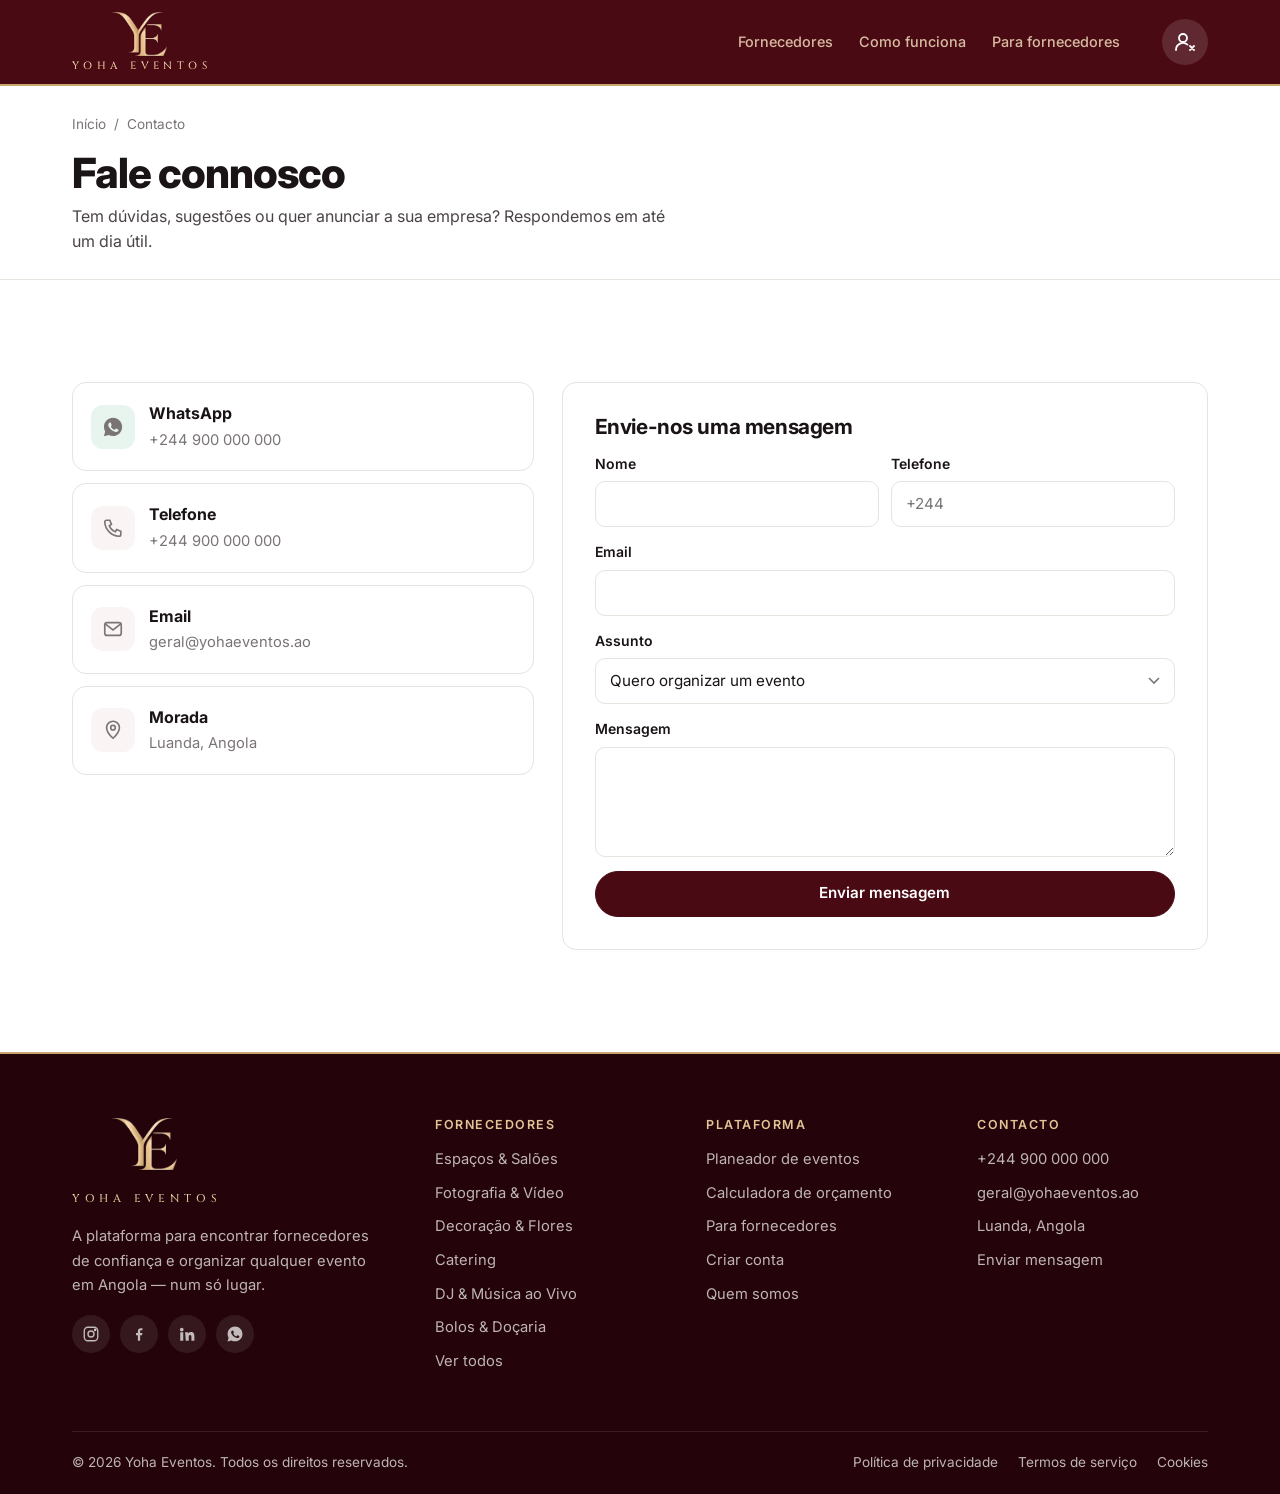
<file: frontend/contacto.html>
<!DOCTYPE html>
<html lang="pt">
<head>
  <meta charset="UTF-8">
  <meta name="viewport" content="width=device-width, initial-scale=1">
  <title>Contacto — Yoha Eventos</title>
  <meta name="description" content="Fale com a equipa Yoha Eventos.">
  <meta name="theme-color" content="#4A0A14">
  <link rel="icon" href="assets/img/favicon.png">
  <link rel="preconnect" href="https://fonts.googleapis.com">
  <link rel="preconnect" href="https://fonts.gstatic.com" crossorigin>
  <link href="https://fonts.googleapis.com/css2?family=Cinzel:wght@500;600&family=Inter:wght@400;500;600;700;800&display=swap" rel="stylesheet">
  <link rel="stylesheet" href="css/styles.css">
  <style>
    .contacto { display: grid; grid-template-columns: minmax(0, 1fr) minmax(0, 1.4fr); gap: 28px; align-items: start; }
    .contacto__info { display: grid; gap: 12px; }
    .contacto__item { display: flex; gap: 14px; align-items: center; padding: 18px; border: 1px solid var(--linha); border-radius: var(--raio); background: #fff; }
    a.contacto__item:hover { border-color: var(--bordo-800); }
    .contacto__item strong { display: block; }
    .contacto__item span { color: var(--cinza); font-size: 0.92rem; }
    .ic { width: 44px; height: 44px; border-radius: 12px; display: grid; place-items: center; background: var(--bordo-50); color: var(--bordo-700); flex-shrink: 0; }
    .ic svg { width: 22px; height: 22px; }
    .ic--whats { background: #E8F5EE; color: var(--whatsapp); }
    .contacto__form { display: grid; gap: 14px; }
    .contacto__form .linha2 { display: grid; grid-template-columns: 1fr 1fr; gap: 12px; }
    @media (max-width: 860px) { .contacto { grid-template-columns: 1fr; } }
    @media (max-width: 520px) { .contacto__form .linha2 { grid-template-columns: 1fr; } }
  </style>
</head>
<body>
  <div id="site-cabecalho"></div>

  <main>
    <section class="cabecalho-pagina">
      <div class="container">
        <nav class="migalhas" aria-label="Navegação estrutural"><a href="index.html">Início</a><span>/</span><span>Contacto</span></nav>
        <h1 class="h2">Fale connosco</h1>
        <p class="lead">Tem dúvidas, sugestões ou quer anunciar a sua empresa? Respondemos em até um dia útil.</p>
      </div>
    </section>
    <section class="seccao">
      <div class="container contacto">
        <div class="contacto__info">
          <a class="contacto__item" href="https://wa.me/244900000000" target="_blank" rel="noopener"><span class="ic ic--whats" id="ic-whats"></span><div><strong>WhatsApp</strong><span>+244 900 000 000</span></div></a>
          <a class="contacto__item" href="tel:+244900000000"><span class="ic" id="ic-tel"></span><div><strong>Telefone</strong><span>+244 900 000 000</span></div></a>
          <a class="contacto__item" href="mailto:geral@yohaeventos.ao"><span class="ic" id="ic-mail"></span><div><strong>Email</strong><span>geral@yohaeventos.ao</span></div></a>
          <div class="contacto__item"><span class="ic" id="ic-local"></span><div><strong>Morada</strong><span>Luanda, Angola</span></div></div>
        </div>
        <form class="caixa-branca contacto__form" id="form-contacto" novalidate>
          <h2 class="h3">Envie-nos uma mensagem</h2>
          <div class="linha2">
            <label class="campo"><span>Nome</span><input class="entrada" name="nome" required autocomplete="name"></label>
            <label class="campo"><span>Telefone</span><input class="entrada" type="tel" name="telefone" autocomplete="tel" placeholder="+244"></label>
          </div>
          <label class="campo"><span>Email</span><input class="entrada" type="email" name="email" required autocomplete="email"></label>
          <label class="campo"><span>Assunto</span>
            <select class="entrada" name="assunto"><option>Quero organizar um evento</option><option>Sou fornecedor</option><option>Parcerias</option><option>Outro assunto</option></select>
          </label>
          <label class="campo"><span>Mensagem</span><textarea class="entrada" name="mensagem" required></textarea></label>
          <button class="btn" type="submit">Enviar mensagem</button>
        </form>
      </div>
    </section>
  </main>

  <div id="site-rodape"></div>

  <script src="js/data.js"></script>
  <script src="js/main.js"></script>
  <script>
    document.addEventListener("DOMContentLoaded", () => {
      const mail = '<svg viewBox="0 0 24 24" fill="none" stroke="currentColor" stroke-width="1.8"><rect x="3" y="5" width="18" height="14" rx="2.5"/><path d="M3.5 6.5l8.5 6.5 8.5-6.5"/></svg>';
      const tel = '<svg viewBox="0 0 24 24" fill="none" stroke="currentColor" stroke-width="1.8"><path d="M5 3.5h3.5l1.8 4.5-2.3 1.4a11 11 0 0 0 6.6 6.6l1.4-2.3 4.5 1.8V19a2 2 0 0 1-2 2A16.5 16.5 0 0 1 3 5.5a2 2 0 0 1 2-2z"/></svg>';
      document.getElementById("ic-whats").innerHTML = ICONES.whatsapp;
      document.getElementById("ic-tel").innerHTML = tel;
      document.getElementById("ic-mail").innerHTML = mail;
      document.getElementById("ic-local").innerHTML = ICONES.local;
      document.getElementById("form-contacto").addEventListener("submit", (e) => {
        e.preventDefault();
        const d = Object.fromEntries(new FormData(e.target));
        if (!d.nome.trim() || !d.email.trim() || !d.mensagem.trim()) return mostrarAviso("Preencha o nome, o email e a mensagem.");
        const msgs = JSON.parse(localStorage.getItem("yoha_mensagens") || "[]");
        msgs.push({ ...d, criadoEm: new Date().toISOString() });
        localStorage.setItem("yoha_mensagens", JSON.stringify(msgs));
        e.target.reset();
        mostrarAviso("Mensagem enviada. Obrigado pelo contacto!");
      });
    });
  </script>
</body>
</html>
</file>
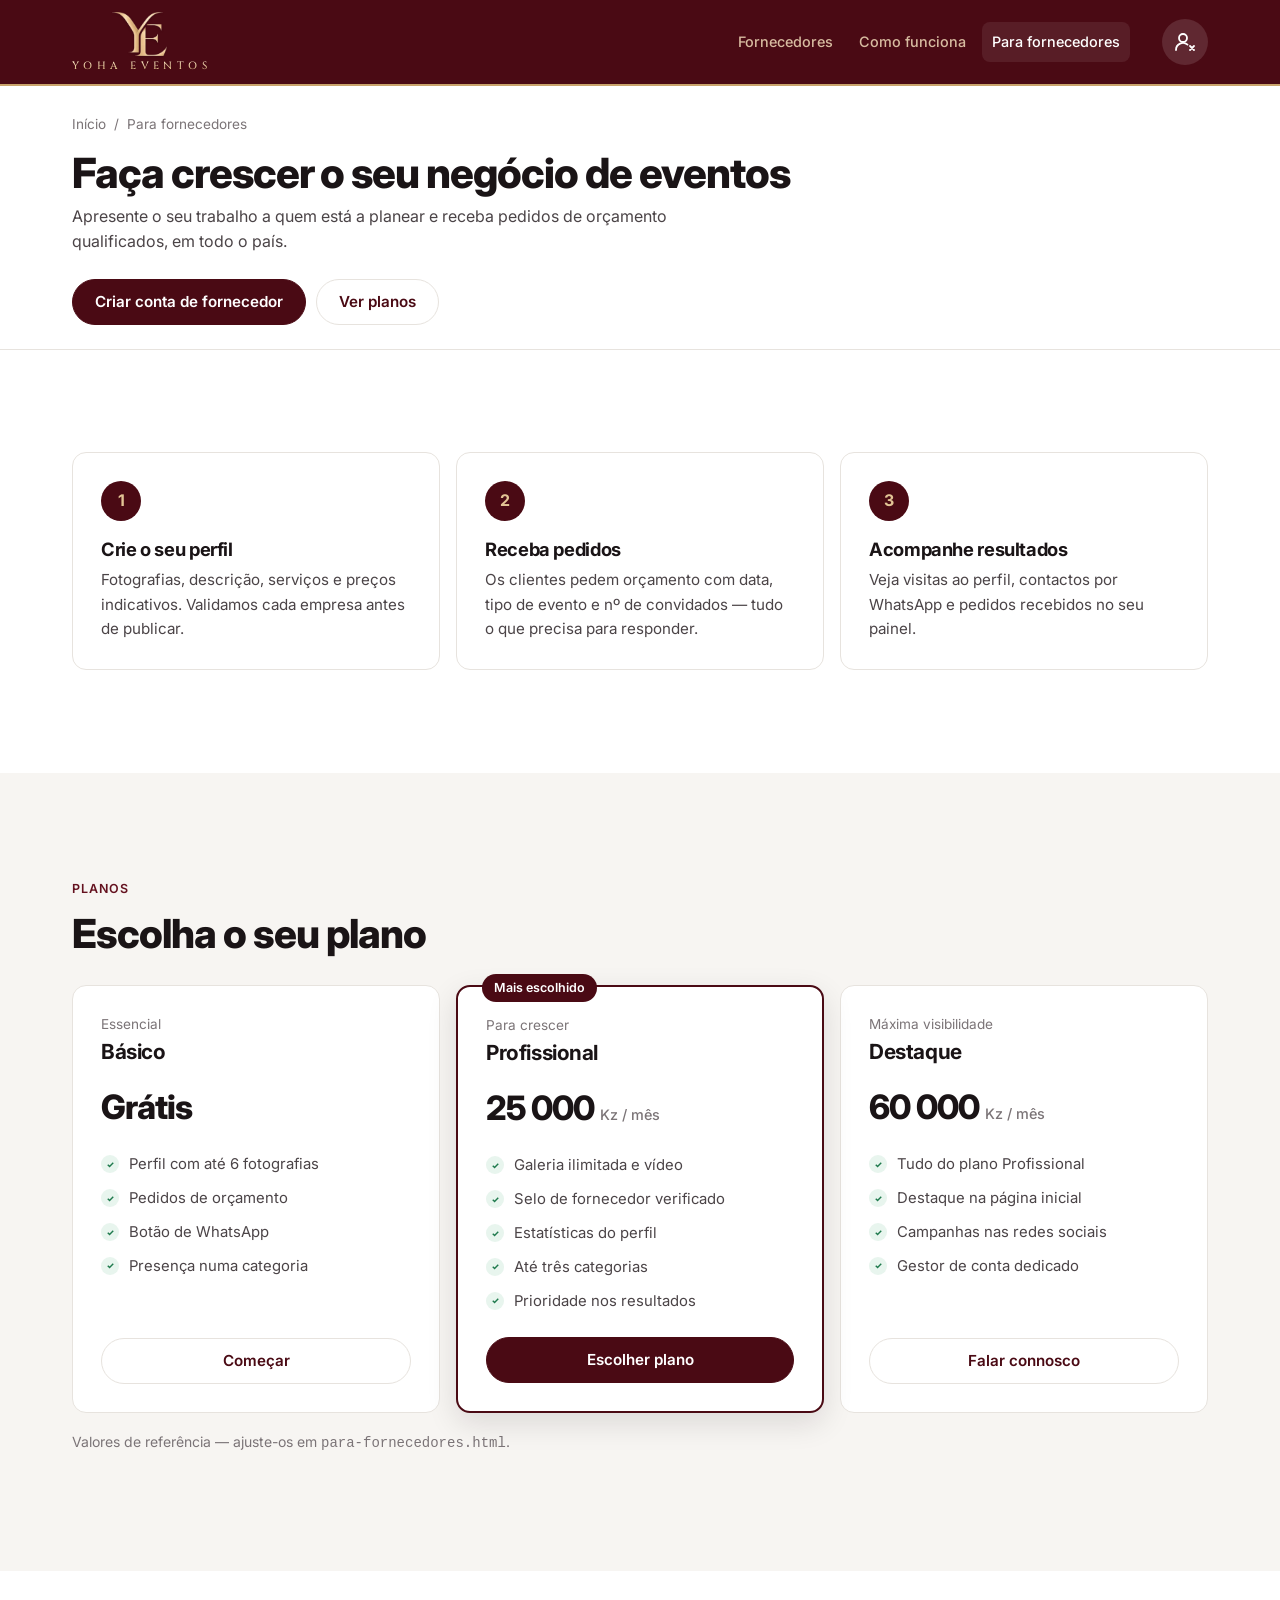
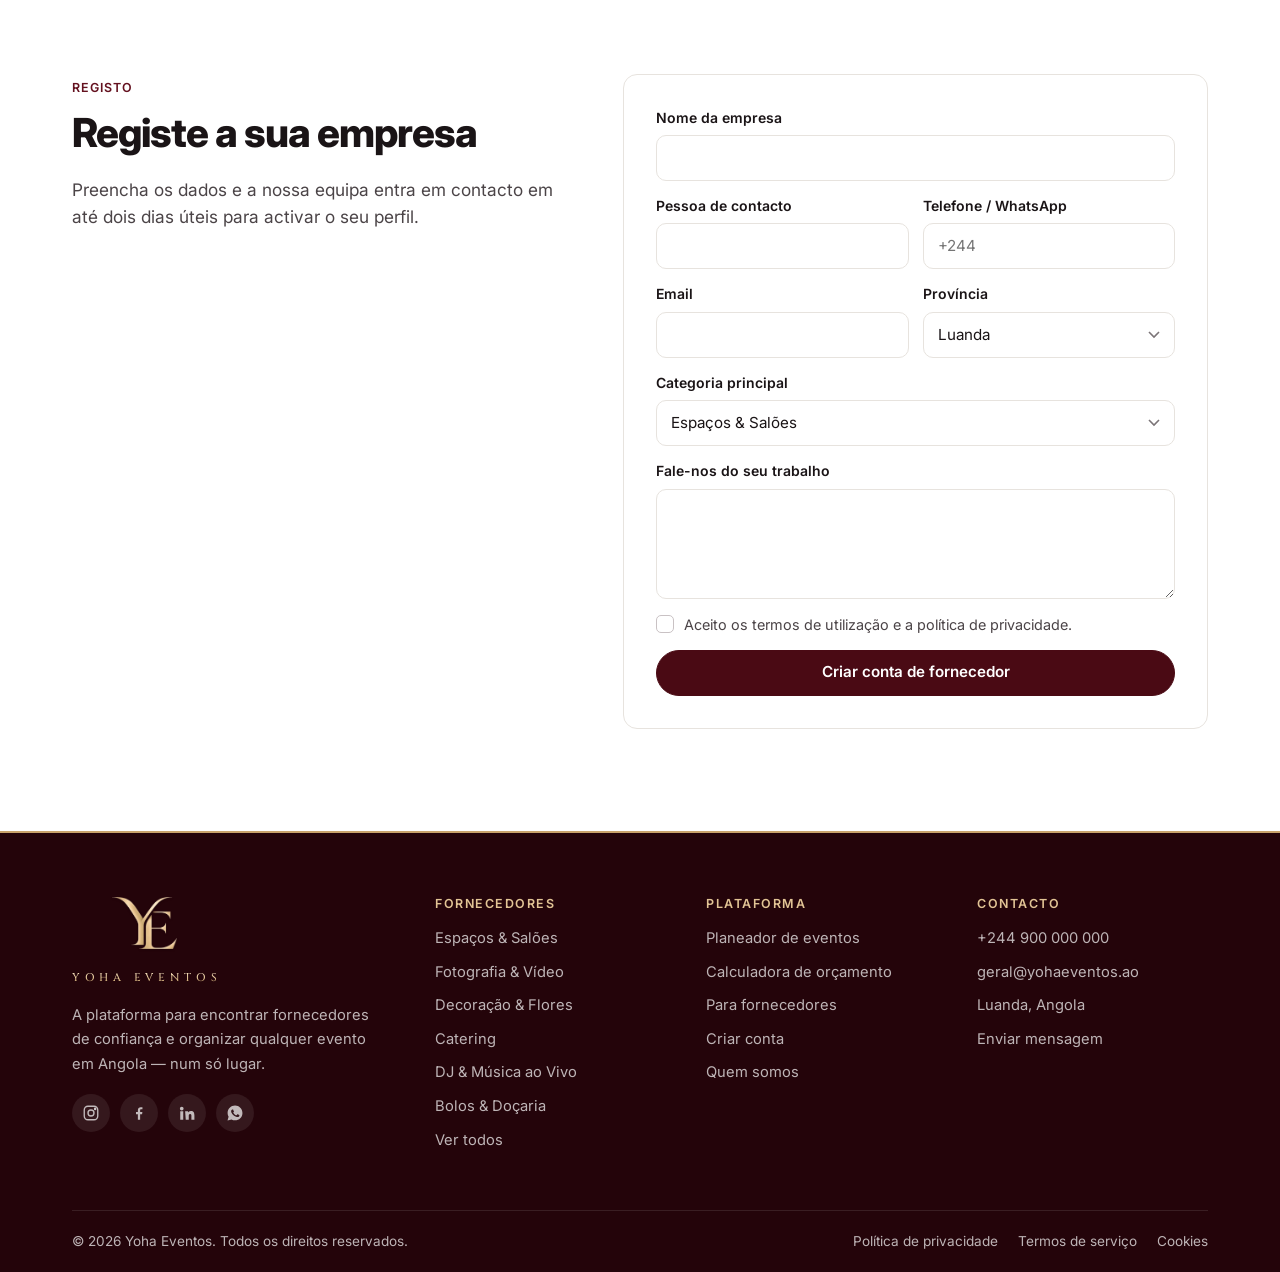
<file: frontend/para-fornecedores.html>
<!DOCTYPE html>
<html lang="pt">
<head>
  <meta charset="UTF-8">
  <meta name="viewport" content="width=device-width, initial-scale=1">
  <title>Para Fornecedores — Yoha Eventos</title>
  <meta name="description" content="Registe a sua empresa na Yoha Eventos e receba pedidos de orçamento de clientes em todo o país.">
  <meta name="theme-color" content="#4A0A14">
  <link rel="icon" href="assets/img/favicon.png">
  <link rel="preconnect" href="https://fonts.googleapis.com">
  <link rel="preconnect" href="https://fonts.gstatic.com" crossorigin>
  <link href="https://fonts.googleapis.com/css2?family=Cinzel:wght@500;600&family=Inter:wght@400;500;600;700;800&display=swap" rel="stylesheet">
  <link rel="stylesheet" href="css/styles.css">
  <style>
    .planos { display: grid; grid-template-columns: repeat(3, minmax(0, 1fr)); gap: 16px; }
    .plano { display: flex; flex-direction: column; padding: 28px; border-radius: var(--raio); background: #fff; border: 1px solid var(--linha); }
    .plano--destaque { border: 2px solid var(--bordo-800); box-shadow: var(--sombra-forte); position: relative; }
    .plano--destaque::before { content: "Mais escolhido"; position: absolute; top: -13px; left: 24px; background: var(--bordo-800); color: #fff; font-size: 0.78rem; font-weight: 600; padding: 4px 12px; border-radius: 999px; }
    .plano small { font-size: 0.85rem; color: var(--cinza); }
    .plano h3 { font-size: 1.3rem; margin: 4px 0 16px; }
    .plano__preco { font-size: 2.1rem; font-weight: 800; letter-spacing: -0.03em; color: var(--tinta); }
    .plano__preco span { font-size: 0.9rem; font-weight: 500; color: var(--cinza); letter-spacing: 0; }
    .plano ul { list-style: none; padding: 0; margin: 20px 0 24px; flex: 1; display: grid; gap: 10px; align-content: start; }
    .plano li { display: flex; gap: 10px; font-size: 0.93rem; color: var(--tinta-2); }
    .plano li::before { content: ""; width: 18px; height: 18px; flex-shrink: 0; margin-top: 2px; border-radius: 50%; background: #E8F5EE url("data:image/svg+xml,%3Csvg xmlns='http://www.w3.org/2000/svg' viewBox='0 0 24 24' fill='none' stroke='%231F7A4D' stroke-width='3'%3E%3Cpath d='M6 12.5l4 4 8-8.5'/%3E%3C/svg%3E") center / 11px no-repeat; }
    @media (max-width: 900px) { .planos { grid-template-columns: minmax(0, 1fr); } }
    .registo { display: grid; grid-template-columns: minmax(0, 1fr) minmax(0, 1.2fr); gap: clamp(28px, 5vw, 64px); align-items: start; }
    .registo form { display: grid; grid-template-columns: 1fr 1fr; gap: 14px; }
    .registo .inteiro { grid-column: 1 / -1; }
    @media (max-width: 900px) { .registo { grid-template-columns: minmax(0, 1fr); } }
    @media (max-width: 520px) { .registo form { grid-template-columns: 1fr; } }
  </style>
</head>
<body>
  <div id="site-cabecalho"></div>

  <main>
    <section class="cabecalho-pagina">
      <div class="container">
        <nav class="migalhas" aria-label="Navegação estrutural"><a href="index.html">Início</a><span>/</span><span>Para fornecedores</span></nav>
        <h1 class="h2">Faça crescer o seu negócio de eventos</h1>
        <p class="lead">Apresente o seu trabalho a quem está a planear e receba pedidos de orçamento qualificados, em todo o país.</p>
        <div style="margin-top: 24px; display:flex; gap:10px; flex-wrap:wrap"><a class="btn" href="#registo">Criar conta de fornecedor</a><a class="btn btn--linha" href="#planos">Ver planos</a></div>
      </div>
    </section>

    <section class="seccao">
      <div class="container">
        <div class="passos revelar">
          <div class="passo"><div class="passo__n">1</div><h3>Crie o seu perfil</h3><p>Fotografias, descrição, serviços e preços indicativos. Validamos cada empresa antes de publicar.</p></div>
          <div class="passo"><div class="passo__n">2</div><h3>Receba pedidos</h3><p>Os clientes pedem orçamento com data, tipo de evento e nº de convidados — tudo o que precisa para responder.</p></div>
          <div class="passo"><div class="passo__n">3</div><h3>Acompanhe resultados</h3><p>Veja visitas ao perfil, contactos por WhatsApp e pedidos recebidos no seu painel.</p></div>
        </div>
      </div>
    </section>

    <section class="seccao seccao--marfim" id="planos">
      <div class="container">
        <div class="seccao__topo revelar">
          <div><span class="eyebrow">Planos</span><h2 class="h2">Escolha o seu plano</h2></div>
        </div>
        <div class="planos revelar">
          <div class="plano">
            <small>Essencial</small><h3>Básico</h3>
            <div class="plano__preco">Grátis</div>
            <ul><li>Perfil com até 6 fotografias</li><li>Pedidos de orçamento</li><li>Botão de WhatsApp</li><li>Presença numa categoria</li></ul>
            <a class="btn btn--linha" href="#registo">Começar</a>
          </div>
          <div class="plano plano--destaque">
            <small>Para crescer</small><h3>Profissional</h3>
            <div class="plano__preco">25 000 <span>Kz / mês</span></div>
            <ul><li>Galeria ilimitada e vídeo</li><li>Selo de fornecedor verificado</li><li>Estatísticas do perfil</li><li>Até três categorias</li><li>Prioridade nos resultados</li></ul>
            <a class="btn" href="#registo">Escolher plano</a>
          </div>
          <div class="plano">
            <small>Máxima visibilidade</small><h3>Destaque</h3>
            <div class="plano__preco">60 000 <span>Kz / mês</span></div>
            <ul><li>Tudo do plano Profissional</li><li>Destaque na página inicial</li><li>Campanhas nas redes sociais</li><li>Gestor de conta dedicado</li></ul>
            <a class="btn btn--linha" href="#registo">Falar connosco</a>
          </div>
        </div>
        <p class="muted small" style="margin-top: 18px">Valores de referência — ajuste-os em <code>para-fornecedores.html</code>.</p>
      </div>
    </section>

    <section class="seccao" id="registo">
      <div class="container registo">
        <div class="revelar">
          <span class="eyebrow">Registo</span>
          <h2 class="h2">Registe a sua empresa</h2>
          <p class="lead" style="margin-top: 20px">Preencha os dados e a nossa equipa entra em contacto em até dois dias úteis para activar o seu perfil.</p>
        </div>
        <form id="form-registo" class="revelar caixa-branca" novalidate>
          <label class="campo inteiro"><span>Nome da empresa</span><input class="entrada" name="empresa" required></label>
          <label class="campo"><span>Pessoa de contacto</span><input class="entrada" name="contacto" required autocomplete="name"></label>
          <label class="campo"><span>Telefone / WhatsApp</span><input class="entrada" type="tel" name="telefone" required placeholder="+244"></label>
          <label class="campo"><span>Email</span><input class="entrada" type="email" name="email" autocomplete="email"></label>
          <label class="campo"><span>Província</span><select class="entrada" name="provincia" id="r-provincia"></select></label>
          <label class="campo inteiro"><span>Categoria principal</span><select class="entrada" name="categoria" id="r-categoria"></select></label>
          <label class="campo inteiro"><span>Fale-nos do seu trabalho</span><textarea class="entrada" name="descricao"></textarea></label>
          <label class="inteiro" style="display:flex; gap:10px; align-items:center; font-size: 0.9rem; color: var(--tinta-2)">
            <input class="caixa" type="checkbox" name="termos" required> Aceito os termos de utilização e a política de privacidade.
          </label>
          <div class="inteiro"><button class="btn btn--block" type="submit">Criar conta de fornecedor</button></div>
        </form>
      </div>
    </section>
  </main>

  <div id="site-rodape"></div>

  <script src="js/data.js"></script>
  <script src="js/main.js"></script>
  <script>
    document.addEventListener("DOMContentLoaded", () => {
      document.getElementById("r-provincia").innerHTML = PROVINCIAS.map((p) => `<option>${p}</option>`).join("");
      document.getElementById("r-categoria").innerHTML = CATEGORIAS.map((c) => `<option value="${c.id}">${c.nome}</option>`).join("");
      document.getElementById("form-registo").addEventListener("submit", (e) => {
        e.preventDefault();
        const f = e.target;
        const d = Object.fromEntries(new FormData(f));
        if (!d.empresa?.trim() || !d.contacto?.trim() || !d.telefone?.trim()) return mostrarAviso("Preencha o nome da empresa, o contacto e o telefone.");
        if (!d.termos) return mostrarAviso("É necessário aceitar os termos para continuar.");
        const regs = JSON.parse(localStorage.getItem("yoha_registos") || "[]");
        regs.push({ ...d, criadoEm: new Date().toISOString() });
        localStorage.setItem("yoha_registos", JSON.stringify(regs));
        f.reset();
        mostrarAviso("Registo recebido. Entraremos em contacto brevemente.");
      });
    });
  </script>
</body>
</html>
</file>
<file: frontend/css/styles.css>
/* ==========================================================================
   YOHA EVENTOS — estilos principais
   Design limpo e funcional: fundo claro, fotografia, tipografia sem serifa.
   Cores da marca retiradas do logótipo (bordô + dourado).
   ========================================================================== */

:root {
  /* Marca */
  --bordo-950: #24040A;
  --bordo-900: #33050D;
  --bordo-800: #4A0A14;   /* cor principal (logótipo) */
  --bordo-700: #64111F;
  --bordo-600: #7E1A2C;
  --bordo-100: #F6E9EB;
  --bordo-50:  #FBF4F5;

  --ouro-300: #F0DBB8;
  --ouro-400: #E2C495;    /* dourado do logótipo */
  --ouro-500: #C9A46C;
  --ouro-600: #9C7744;

  /* Neutros */
  --branco: #FFFFFF;
  --papel: #FFFFFF;
  --marfim: #F7F5F2;
  --cinza-50: #FAFAF9;
  --linha: #E7E3DE;
  --tinta: #1A1416;
  --tinta-2: #4B4447;
  --cinza: #7B7477;
  --linha-escura: rgba(240, 219, 184, 0.16);

  --ok: #1F7A4D;
  --alerta: #B4541F;
  --whatsapp: #1EA952;

  /* Tipografia — uma só família, legível e profissional */
  --sans: "Inter", system-ui, -apple-system, "Segoe UI", Roboto, Arial, sans-serif;
  --serif: var(--sans);

  /* Medidas */
  --max: 1200px;
  --gutter: clamp(16px, 4vw, 32px);
  --header-h: 72px;
  --raio: 14px;
  --raio-sm: 10px;
  --sombra: 0 1px 2px rgba(26, 20, 22, .06), 0 4px 16px rgba(26, 20, 22, .06);
  --sombra-forte: 0 10px 30px rgba(26, 20, 22, .12);
  --ease: cubic-bezier(.2, .7, .2, 1);
}

*, *::before, *::after { box-sizing: border-box; }
[hidden] { display: none !important; }
html { scroll-behavior: smooth; -webkit-text-size-adjust: 100%; }
body {
  margin: 0;
  overflow-x: clip;
  font-family: var(--sans);
  font-size: 16px;
  line-height: 1.6;
  color: var(--tinta);
  background: var(--papel);
  -webkit-font-smoothing: antialiased;
}
img { max-width: 100%; display: block; }
a { color: inherit; text-decoration: none; }
button, input, select, textarea { font: inherit; color: inherit; }
button { cursor: pointer; }
::selection { background: var(--bordo-800); color: var(--ouro-300); }

.container { width: 100%; max-width: var(--max); margin: 0 auto; padding: 0 var(--gutter); }
.sr-only { position: absolute; width: 1px; height: 1px; overflow: hidden; clip: rect(0 0 0 0); white-space: nowrap; }

/* ---------- Tipografia ---------- */
h1, h2, h3, h4 { font-family: var(--sans); font-weight: 700; line-height: 1.15; letter-spacing: -0.02em; margin: 0; color: inherit; }
.display { font-size: clamp(2.2rem, 5.2vw, 3.9rem); font-weight: 800; letter-spacing: -0.03em; line-height: 1.05; }
.display em { font-style: normal; color: var(--ouro-400); }
.h2 { font-size: clamp(1.75rem, 3.2vw, 2.5rem); font-weight: 800; letter-spacing: -0.025em; }
.h2 em { font-style: normal; color: var(--bordo-700); }
.h3 { font-size: 1.3rem; }
.eyebrow {
  display: inline-block; margin-bottom: 12px;
  font-size: 0.78rem; font-weight: 600; letter-spacing: 0.08em; text-transform: uppercase;
  color: var(--bordo-700);
}
.on-dark .eyebrow { color: var(--ouro-400); }
.lead { font-size: 1.08rem; color: var(--tinta-2); max-width: 60ch; margin: 14px 0 0; }
.on-dark .lead { color: rgba(255, 255, 255, 0.78); }
.muted { color: var(--cinza); }
.small { font-size: 0.875rem; }

/* ---------- Botões ---------- */
.btn {
  --bg: var(--bordo-800); --fg: #fff; --bd: var(--bordo-800);
  display: inline-flex; align-items: center; justify-content: center; gap: 8px;
  min-height: 46px; padding: 0 22px;
  background: var(--bg); color: var(--fg); border: 1px solid var(--bd);
  border-radius: 999px;
  font-size: 0.95rem; font-weight: 600; white-space: nowrap;
  transition: background .2s, color .2s, border-color .2s, transform .2s;
}
.btn:hover { --bg: var(--bordo-900); --bd: var(--bordo-900); }
.btn:active { transform: translateY(1px); }
.btn svg { width: 18px; height: 18px; flex-shrink: 0; }
.btn--ouro { --bg: var(--ouro-400); --fg: var(--bordo-900); --bd: var(--ouro-400); }
.btn--ouro:hover { --bg: var(--ouro-300); --bd: var(--ouro-300); }
.btn--linha { --bg: transparent; --fg: var(--bordo-800); --bd: var(--linha); }
.btn--linha:hover { --bg: var(--bordo-50); --bd: var(--bordo-800); }
.on-dark .btn--linha { --fg: #fff; --bd: rgba(255, 255, 255, 0.35); }
.on-dark .btn--linha:hover { --bg: rgba(255, 255, 255, 0.1); --bd: #fff; }
.btn--whatsapp { --bg: var(--whatsapp); --fg: #fff; --bd: var(--whatsapp); }
.btn--whatsapp:hover { --bg: #178a42; --bd: #178a42; }
.btn--sm { min-height: 38px; padding: 0 16px; font-size: 0.875rem; }
.btn--block { width: 100%; }

.link-seta { display: inline-flex; align-items: center; gap: 6px; font-weight: 600; color: var(--bordo-800); }
.link-seta svg { width: 16px; height: 16px; transition: transform .2s; }
.link-seta:hover svg { transform: translateX(3px); }
.on-dark .link-seta { color: var(--ouro-400); }

/* ---------- Cabeçalho (cor do logótipo) ---------- */
.header { position: sticky; top: 0; z-index: 60; background: var(--bordo-800); border-bottom: 1px solid rgba(240, 219, 184, .14); }
.header .container { display: flex; align-items: center; gap: 20px; height: var(--header-h); }
.marca { display: flex; align-items: center; gap: 10px; flex-shrink: 0; }
.marca img { height: 40px; width: auto; }
.marca span { display: flex; flex-direction: column; line-height: 1; color: var(--ouro-400); font-weight: 700; letter-spacing: 0.18em; font-size: 1.05rem; }
.marca span small { font-size: 0.58rem; font-weight: 500; letter-spacing: 0.32em; color: var(--ouro-500); margin-top: 4px; }

.nav { display: flex; align-items: center; gap: 4px; margin-left: auto; }
.nav > a, .nav__item > button {
  display: inline-flex; align-items: center; gap: 6px;
  padding: 8px 10px; border-radius: 8px; border: 0; background: none;
  font-size: 0.9rem; font-weight: 500; color: rgba(240, 219, 184, .85); white-space: nowrap;
  transition: background .2s, color .2s;
}
.nav > a:hover, .nav__item > button:hover, .nav > a[aria-current="page"] { color: #fff; background: rgba(255, 255, 255, .08); }
.nav__item { position: relative; }
.nav__item > button svg { width: 14px; height: 14px; transition: transform .2s; }
.submenu {
  position: absolute; top: calc(100% + 8px); left: 0; z-index: 70;
  width: 520px; padding: 14px; background: #fff; border-radius: var(--raio); box-shadow: var(--sombra-forte);
  display: grid; grid-template-columns: 1fr 1fr; gap: 2px;
  opacity: 0; visibility: hidden; transform: translateY(6px); transition: all .2s;
}
.nav__item:hover .submenu, .nav__item.aberto .submenu { opacity: 1; visibility: visible; transform: none; }
.submenu a { display: flex; align-items: center; gap: 12px; padding: 10px 12px; border-radius: 10px; color: var(--tinta); font-size: 0.92rem; font-weight: 500; }
.submenu a:hover { background: var(--marfim); color: var(--bordo-800); }
.submenu a svg { width: 20px; height: 20px; color: var(--bordo-700); flex-shrink: 0; }
.submenu .submenu__todos { grid-column: 1 / -1; justify-content: center; margin-top: 6px; background: var(--bordo-50); color: var(--bordo-800); font-weight: 600; }

.header__acoes { display: flex; align-items: center; gap: 10px; }
.header__entrar { color: var(--ouro-300); font-weight: 500; font-size: 0.9rem; white-space: nowrap; padding: 8px 12px; border-radius: 8px; }
.header__entrar:hover { background: rgba(255, 255, 255, .08); color: #fff; }

.menu-toggle { display: none; width: 44px; height: 44px; border: 0; background: none; padding: 10px; margin-left: auto; }
.menu-toggle span { display: block; height: 2px; border-radius: 2px; background: var(--ouro-400); margin: 5px 0; transition: transform .3s, opacity .3s; }
.menu-aberto .menu-toggle span:nth-child(1) { transform: translateY(7px) rotate(45deg); }
.menu-aberto .menu-toggle span:nth-child(2) { opacity: 0; }
.menu-aberto .menu-toggle span:nth-child(3) { transform: translateY(-7px) rotate(-45deg); }
.nav__extra { display: none; }

@media (max-width: 900px) {
  .menu-toggle { display: block; }
  .nav {
    position: fixed; inset: var(--header-h) 0 0 0; z-index: 59;
    flex-direction: column; align-items: stretch; gap: 0;
    background: var(--bordo-800); padding: 12px var(--gutter) 32px; overflow-y: auto;
    opacity: 0; visibility: hidden; transform: translateY(-8px); transition: all .25s var(--ease);
  }
  .menu-aberto .nav { opacity: 1; visibility: visible; transform: none; }
  .nav > a, .nav__item > button { width: 100%; justify-content: space-between; padding: 16px 4px; border-radius: 0; font-size: 1.05rem; border-bottom: 1px solid rgba(240, 219, 184, .14); color: var(--ouro-300); }
  .submenu { position: static; width: auto; box-shadow: none; display: none; opacity: 1; visibility: visible; transform: none; background: rgba(255, 255, 255, .04); margin: 6px 0; grid-template-columns: 1fr; }
  .nav__item.aberto .submenu { display: grid; }
  .nav__item.aberto > button svg { transform: rotate(180deg); }
  .submenu a { color: var(--ouro-300); }
  .submenu a svg { color: var(--ouro-400); }
  .submenu a:hover { background: rgba(255, 255, 255, .06); color: #fff; }
  .submenu .submenu__todos { background: rgba(240, 219, 184, .12); color: var(--ouro-300); }
  .nav__extra { display: grid; gap: 10px; margin-top: 24px; }
}
@media (max-width: 400px) { .marca span small { display: none; } }

/* ---------- Hero com fotografia ---------- */
.hero { position: relative; color: #fff; overflow: hidden; background: var(--bordo-950); }
.hero__foto { position: absolute; inset: 0; width: 100%; height: 100%; object-fit: cover; object-position: center 35%; }
.hero::after {
  content: ""; position: absolute; inset: 0;
  background: linear-gradient(90deg, rgba(36, 4, 10, .88) 0%, rgba(36, 4, 10, .62) 48%, rgba(36, 4, 10, .25) 100%);
}
.hero .container { position: relative; z-index: 1; padding-top: clamp(64px, 10vw, 120px); padding-bottom: clamp(56px, 8vw, 96px); }
.hero__selo { display: inline-flex; align-items: center; gap: 8px; padding: 6px 14px; border-radius: 999px; background: rgba(255, 255, 255, .12); border: 1px solid rgba(255, 255, 255, .18); font-size: 0.85rem; margin-bottom: 22px; }
.hero__selo::before { content: ""; width: 8px; height: 8px; border-radius: 50%; background: var(--ouro-400); }
.hero__texto { max-width: 700px; }

.assistente { margin-top: 32px; max-width: 680px; background: #fff; border-radius: 16px; padding: 8px; box-shadow: var(--sombra-forte); display: flex; gap: 8px; align-items: center; }
.assistente svg.lupa { width: 22px; height: 22px; color: var(--cinza); margin-left: 12px; flex-shrink: 0; }
.assistente input { flex: 1; min-width: 0; border: 0; outline: none; font-size: 1rem; padding: 12px 6px; color: var(--tinta); background: transparent; }
.sugestoes { display: flex; flex-wrap: wrap; gap: 8px; margin-top: 16px; max-width: 720px; }
.sugestoes button { border: 1px solid rgba(255, 255, 255, .28); background: rgba(255, 255, 255, .08); color: #fff; border-radius: 999px; padding: 7px 14px; font-size: 0.85rem; transition: background .2s; }
.sugestoes button:hover { background: rgba(255, 255, 255, .18); }
.hero__confianca { display: flex; flex-wrap: wrap; gap: 10px 28px; margin-top: 34px; font-size: 0.92rem; color: rgba(255, 255, 255, .85); }
.hero__confianca span { display: inline-flex; align-items: center; gap: 8px; }
.hero__confianca svg { width: 18px; height: 18px; color: var(--ouro-400); }
@media (max-width: 900px) {
  .hero::after { background: linear-gradient(180deg, rgba(36, 4, 10, .72) 0%, rgba(36, 4, 10, .8) 100%); }
}
@media (max-width: 560px) {
  .assistente { flex-wrap: wrap; }
  .assistente .btn { width: 100%; }
  .hero::after { background: linear-gradient(180deg, rgba(36, 4, 10, .7), rgba(36, 4, 10, .9)); }
}

/* ---------- Secções ---------- */
.seccao { padding: clamp(64px, 8vw, 104px) 0; }
.seccao--marfim { background: var(--marfim); }
.seccao--escura { background: var(--bordo-900); color: #fff; }
.seccao__topo { display: flex; justify-content: space-between; align-items: flex-end; gap: 24px; margin-bottom: 36px; flex-wrap: wrap; }
.seccao__topo > div { max-width: 640px; }

/* Faixa deslizante com tipos de evento */
.faixa-eventos { background: var(--tinta); color: #fff; overflow: hidden; padding: 16px 0; }
.faixa-eventos__trilho { display: flex; gap: 40px; width: max-content; animation: deslizar 40s linear infinite; }
.faixa-eventos a { display: inline-flex; align-items: center; gap: 40px; white-space: nowrap; font-weight: 500; }
.faixa-eventos a::after { content: ""; width: 6px; height: 6px; border-radius: 50%; background: var(--ouro-400); }
.faixa-eventos a:hover { color: var(--ouro-400); }
@keyframes deslizar { to { transform: translateX(-50%); } }

/* Cartões com fotografia (tipos de evento e categorias) */
.foto-card {
  position: relative; display: flex; flex-direction: column; justify-content: flex-end;
  min-height: 220px; padding: 20px; border-radius: var(--raio); overflow: hidden; color: #fff;
  background: var(--bordo-900); isolation: isolate;
}
.foto-card img { position: absolute; inset: 0; width: 100%; height: 100%; object-fit: cover; z-index: -2; transition: transform .6s var(--ease); }
.foto-card::before { content: ""; position: absolute; inset: 0; z-index: -1; background: linear-gradient(180deg, rgba(0, 0, 0, 0) 35%, rgba(20, 4, 8, .82) 100%); }
.foto-card:hover img { transform: scale(1.05); }
.foto-card h3 { font-size: 1.25rem; font-weight: 700; padding-right: 44px; }
.foto-card p { margin: 4px 0 0; font-size: 0.875rem; color: rgba(255, 255, 255, .8); }
.foto-card__seta {
  position: absolute; right: 16px; bottom: 16px; width: 36px; height: 36px; border-radius: 50%;
  display: grid; place-items: center; background: rgba(255, 255, 255, .16); backdrop-filter: blur(6px); transition: background .2s;
}
.foto-card__seta svg { width: 16px; height: 16px; transform: rotate(-45deg); }
.foto-card:hover .foto-card__seta { background: var(--ouro-400); color: var(--bordo-900); }
.foto-card__icone { position: absolute; top: 16px; left: 16px; width: 38px; height: 38px; border-radius: 10px; display: grid; place-items: center; background: rgba(255, 255, 255, .16); backdrop-filter: blur(6px); }
.foto-card__icone svg { width: 20px; height: 20px; }

.grelha-eventos { display: grid; grid-template-columns: 2fr 1fr 1fr; grid-auto-rows: 230px; gap: 16px; }
.grelha-eventos .foto-card:first-child { grid-row: span 2; }
.grelha-eventos .foto-card--mais { background: var(--bordo-800); justify-content: center; align-items: flex-start; }
.grelha-eventos .foto-card--mais::before { display: none; }
.grelha-eventos .foto-card--mais strong { font-size: 2.4rem; color: var(--ouro-400); line-height: 1; }
@media (max-width: 900px) { .grelha-eventos { grid-template-columns: 1fr 1fr; grid-auto-rows: 190px; } .grelha-eventos .foto-card:first-child { grid-column: span 2; grid-row: span 1; } }
@media (max-width: 480px) { .grelha-eventos { grid-auto-rows: 160px; gap: 10px; } .foto-card { padding: 14px; } .foto-card h3 { font-size: 1.05rem; } }

.grelha-categorias { display: grid; grid-template-columns: repeat(4, 1fr); gap: 16px; }
.grelha-categorias .foto-card { min-height: 280px; }
@media (max-width: 900px) { .grelha-categorias { grid-template-columns: repeat(2, 1fr); } .grelha-categorias .foto-card { min-height: 200px; } }
@media (max-width: 480px) { .grelha-categorias { gap: 10px; } .grelha-categorias .foto-card { min-height: 170px; } }

/* Ferramentas */
.grelha-ferramentas { display: grid; grid-template-columns: repeat(4, 1fr); gap: 16px; }
.ferramenta {
  display: flex; flex-direction: column; gap: 10px; padding: 24px; border-radius: var(--raio);
  background: rgba(255, 255, 255, .05); border: 1px solid rgba(255, 255, 255, .1); transition: background .2s, border-color .2s;
}
.ferramenta:hover { background: rgba(255, 255, 255, .09); border-color: rgba(240, 219, 184, .4); }
.ferramenta__icone { width: 44px; height: 44px; border-radius: 12px; display: grid; place-items: center; background: rgba(226, 196, 149, .15); color: var(--ouro-400); }
.ferramenta__icone svg { width: 22px; height: 22px; }
.ferramenta h3 { font-size: 1.05rem; color: #fff; margin-top: 6px; }
.ferramenta p { margin: 0; font-size: 0.9rem; color: rgba(255, 255, 255, .68); }
.ferramenta span.link { margin-top: auto; padding-top: 6px; font-size: 0.875rem; font-weight: 600; color: var(--ouro-400); }
@media (max-width: 1000px) { .grelha-ferramentas { grid-template-columns: repeat(2, 1fr); } }
@media (max-width: 520px) { .grelha-ferramentas { grid-template-columns: 1fr; } }

/* Números */
.numeros { display: grid; grid-template-columns: repeat(4, 1fr); gap: 16px; }
.numero { padding: 24px; border-radius: var(--raio); background: #fff; border: 1px solid var(--linha); }
.numero strong { display: block; font-size: 2.4rem; font-weight: 800; letter-spacing: -0.03em; color: var(--bordo-800); line-height: 1.1; }
.numero span { color: var(--cinza); font-size: 0.92rem; }
@media (max-width: 800px) { .numeros { grid-template-columns: repeat(2, 1fr); } }

/* Passos */
.passos { display: grid; grid-template-columns: repeat(3, 1fr); gap: 16px; }
.passo { padding: 28px; border-radius: var(--raio); background: #fff; border: 1px solid var(--linha); }
.passo__n { width: 40px; height: 40px; border-radius: 50%; display: grid; place-items: center; background: var(--bordo-800); color: var(--ouro-400); font-weight: 700; }
.passo h3 { font-size: 1.15rem; margin: 18px 0 8px; }
.passo p { margin: 0; color: var(--tinta-2); font-size: 0.95rem; }
@media (max-width: 800px) { .passos { grid-template-columns: 1fr; } }

/* Bloco para fornecedores */
.cta-fornecedores { display: grid; grid-template-columns: 1.1fr 1fr; border-radius: 20px; overflow: hidden; background: var(--bordo-800); color: #fff; }
.cta-fornecedores__texto { padding: clamp(32px, 5vw, 64px); }
.cta-fornecedores ul { list-style: none; padding: 0; margin: 24px 0 30px; display: grid; gap: 12px; }
.cta-fornecedores li { display: flex; gap: 12px; align-items: flex-start; color: rgba(255, 255, 255, .88); }
.cta-fornecedores li svg { width: 20px; height: 20px; color: var(--ouro-400); flex-shrink: 0; margin-top: 2px; }
.cta-fornecedores__foto { position: relative; min-height: 320px; }
.cta-fornecedores__foto img { position: absolute; inset: 0; width: 100%; height: 100%; object-fit: cover; }
.cta-fornecedores__botoes { display: flex; flex-wrap: wrap; gap: 10px; }
@media (max-width: 860px) { .cta-fornecedores { grid-template-columns: 1fr; } .cta-fornecedores__foto { min-height: 220px; order: -1; } }

/* ---------- Cartões de fornecedor ---------- */
.grelha-fornecedores { display: grid; grid-template-columns: repeat(3, minmax(0, 1fr)); gap: 20px; }
@media (max-width: 1000px) { .grelha-fornecedores { grid-template-columns: repeat(2, minmax(0, 1fr)); } }
@media (max-width: 620px) { .grelha-fornecedores { grid-template-columns: minmax(0, 1fr); } }

.carrossel { display: grid; grid-auto-flow: column; grid-auto-columns: calc((100% - 40px) / 3); gap: 20px; overflow-x: auto; scroll-snap-type: x mandatory; scrollbar-width: none; padding-bottom: 4px; }
.carrossel::-webkit-scrollbar { display: none; }
.carrossel > * { scroll-snap-align: start; }
@media (max-width: 1000px) { .carrossel { grid-auto-columns: calc((100% - 20px) / 2); } }
@media (max-width: 620px) { .carrossel { grid-auto-columns: 85%; } }
.carrossel-botoes { display: flex; gap: 8px; }
.carrossel-botoes button { width: 42px; height: 42px; border-radius: 50%; border: 1px solid var(--linha); background: #fff; display: grid; place-items: center; }
.carrossel-botoes button:hover { border-color: var(--bordo-800); color: var(--bordo-800); }
.carrossel-botoes svg { width: 18px; height: 18px; }

.cartao { display: flex; flex-direction: column; background: #fff; border: 1px solid var(--linha); border-radius: var(--raio); overflow: hidden; transition: box-shadow .25s, transform .25s; min-width: 0; }
.cartao:hover { box-shadow: var(--sombra-forte); transform: translateY(-2px); }
.cartao__imagem { position: relative; display: block; aspect-ratio: 16 / 11; overflow: hidden; background: var(--marfim); }
.cartao__imagem img { width: 100%; height: 100%; object-fit: cover; transition: transform .6s var(--ease); }
.cartao:hover .cartao__imagem img { transform: scale(1.04); }
.cartao__selo { position: absolute; left: 12px; top: 12px; display: inline-flex; align-items: center; gap: 5px; background: #fff; color: var(--ok); font-size: 0.75rem; font-weight: 600; padding: 5px 10px; border-radius: 999px; box-shadow: var(--sombra); }
.cartao__selo svg { width: 14px; height: 14px; }
.cartao__categoria { position: absolute; right: 12px; top: 12px; background: rgba(26, 20, 22, .72); color: #fff; font-size: 0.75rem; font-weight: 500; padding: 5px 10px; border-radius: 999px; }
.cartao__corpo { display: flex; flex-direction: column; flex: 1; padding: 16px 18px 18px; }
.cartao h3 { font-size: 1.1rem; font-weight: 700; }
.cartao h3 a:hover { color: var(--bordo-700); }
.cartao__local { display: flex; flex-wrap: wrap; gap: 4px 14px; margin-top: 6px; font-size: 0.875rem; color: var(--cinza); }
.cartao__local span { display: inline-flex; align-items: center; gap: 5px; }
.cartao__local svg { width: 15px; height: 15px; }
.cartao p { margin: 10px 0 0; color: var(--tinta-2); font-size: 0.9rem; }
.cartao__rodape { display: flex; justify-content: space-between; align-items: center; gap: 10px; margin-top: auto; padding-top: 16px; }
.cartao__preco { font-size: 0.8rem; color: var(--cinza); line-height: 1.3; }
.cartao__preco strong { display: block; font-size: 1.05rem; color: var(--tinta); }
.cartao__rodape .btn { min-height: 38px; padding: 0 14px; font-size: 0.85rem; }

/* ---------- Rodapé ---------- */
.rodape { background: var(--bordo-950); color: rgba(255, 255, 255, .7); padding: 64px 0 0; font-size: 0.92rem; }
.rodape__grelha { display: grid; grid-template-columns: 1.4fr 1fr 1fr 1fr; gap: 40px; padding-bottom: 48px; }
.rodape__marca img { width: 130px; margin-bottom: 18px; }
.rodape__marca p { max-width: 34ch; margin: 0; }
.rodape h4 { font-size: 0.95rem; color: var(--ouro-400); margin-bottom: 16px; }
.rodape ul { list-style: none; margin: 0; padding: 0; }
.rodape li { margin-bottom: 10px; }
.rodape a:hover { color: #fff; }
.rodape__redes { display: flex; gap: 10px; margin-top: 18px; }
.rodape__redes a { width: 38px; height: 38px; border-radius: 50%; display: grid; place-items: center; background: rgba(255, 255, 255, .08); }
.rodape__redes a:hover { background: var(--ouro-400); color: var(--bordo-900); }
.rodape__redes svg { width: 18px; height: 18px; }
.rodape__base { border-top: 1px solid rgba(255, 255, 255, .1); padding: 20px 0; display: flex; justify-content: space-between; gap: 16px; flex-wrap: wrap; font-size: 0.85rem; }
.rodape__base nav { display: flex; gap: 20px; flex-wrap: wrap; }
@media (max-width: 900px) { .rodape__grelha { grid-template-columns: 1fr 1fr; } .rodape__marca { grid-column: 1 / -1; } }
@media (max-width: 480px) { .rodape__grelha { grid-template-columns: 1fr; } }

/* Botão flutuante de WhatsApp */
.whats-flutuante { position: fixed; right: 18px; bottom: 18px; z-index: 55; width: 54px; height: 54px; border-radius: 50%; display: grid; place-items: center; background: var(--whatsapp); color: #fff; box-shadow: var(--sombra-forte); transition: transform .2s; }
.whats-flutuante:hover { transform: scale(1.06); }
.whats-flutuante svg { width: 28px; height: 28px; }

/* ==========================================================================
   PÁGINAS INTERNAS
   ========================================================================== */
.cabecalho-pagina { background: var(--marfim); padding: 40px 0 36px; border-bottom: 1px solid var(--linha); }
.cabecalho-pagina .h2 { font-size: clamp(1.8rem, 3.6vw, 2.6rem); }
.cabecalho-pagina .h2 em { color: var(--bordo-700); }
.migalhas { display: flex; flex-wrap: wrap; gap: 8px; font-size: 0.85rem; color: var(--cinza); margin-bottom: 14px; }
.migalhas a:hover { color: var(--bordo-800); }

/* Formulários */
.campo { display: flex; flex-direction: column; gap: 6px; }
.campo > span { font-size: 0.875rem; font-weight: 600; color: var(--tinta); }
.entrada, select.entrada, textarea.entrada {
  width: 100%; min-height: 46px; padding: 0 14px; border: 1px solid var(--linha); background: #fff; border-radius: var(--raio-sm);
  font-size: 0.95rem; outline: none; transition: border-color .2s, box-shadow .2s;
}
textarea.entrada { min-height: 110px; padding: 12px 14px; resize: vertical; }
select.entrada {
  appearance: none; -webkit-appearance: none; padding-right: 38px; cursor: pointer;
  background-image: url("data:image/svg+xml,%3Csvg xmlns='http://www.w3.org/2000/svg' width='12' height='8' fill='none' stroke='%237B7477' stroke-width='1.6'%3E%3Cpath d='M1 1l5 5 5-5'/%3E%3C/svg%3E");
  background-repeat: no-repeat; background-position: right 14px center;
}
.entrada:focus { border-color: var(--bordo-700); box-shadow: 0 0 0 3px rgba(100, 17, 31, .12); }

input[type="checkbox"].caixa, input[type="radio"].caixa {
  appearance: none; -webkit-appearance: none; width: 18px; height: 18px; margin: 0; flex-shrink: 0;
  border: 1.5px solid #C9C2C4; border-radius: 5px; background: #fff; display: grid; place-content: center; cursor: pointer;
}
input[type="radio"].caixa { border-radius: 50%; }
input.caixa:checked { background: var(--bordo-800); border-color: var(--bordo-800); }
input[type="checkbox"].caixa:checked::after { content: ""; width: 9px; height: 5px; border: solid #fff; border-width: 0 0 2px 2px; transform: rotate(-45deg) translate(1px, -1px); }
input[type="radio"].caixa:checked::after { content: ""; width: 7px; height: 7px; border-radius: 50%; background: #fff; }

/* Diretório */
.diretorio { display: grid; grid-template-columns: 270px minmax(0, 1fr); gap: 32px; padding: 32px 0 96px; }
.filtros { position: sticky; top: calc(var(--header-h) + 20px); align-self: start; background: #fff; border: 1px solid var(--linha); border-radius: var(--raio); padding: 20px; }
.filtro { padding: 16px 0; border-bottom: 1px solid var(--linha); }
.filtro:first-of-type { padding-top: 0; }
.filtro__titulo { display: block; font-size: 0.875rem; font-weight: 600; margin-bottom: 10px; }
.filtro label.opcao { display: flex; align-items: center; gap: 10px; padding: 5px 0; font-size: 0.92rem; color: var(--tinta-2); cursor: pointer; }
.filtro label.opcao:hover { color: var(--bordo-800); }
.filtro label.opcao span.conta { margin-left: auto; font-size: 0.8rem; color: var(--cinza); background: var(--marfim); padding: 1px 8px; border-radius: 999px; }
.diretorio__barra { display: flex; justify-content: space-between; align-items: center; gap: 12px; margin-bottom: 20px; flex-wrap: wrap; }
.diretorio__barra p { margin: 0; color: var(--tinta-2); }
.diretorio__barra strong { color: var(--tinta); }
.diretorio__barra .entrada { width: auto; min-width: 200px; min-height: 42px; }
.diretorio .grelha-fornecedores { grid-template-columns: repeat(2, minmax(0, 1fr)); }
.vazio { padding: 64px 20px; text-align: center; border: 1px dashed var(--linha); border-radius: var(--raio); }
.vazio h3 { margin-bottom: 6px; }
.btn-filtros { display: none; }
.filtros__fechar { display: none; }
@media (max-width: 1000px) {
  .diretorio { grid-template-columns: minmax(0, 1fr); gap: 0; padding-top: 20px; }
  .filtros { position: fixed; inset: 0; z-index: 80; border-radius: 0; border: 0; overflow-y: auto; transform: translateY(100%); visibility: hidden; transition: transform .35s var(--ease), visibility .35s; }
  .filtros.aberto { transform: none; visibility: visible; }
  .btn-filtros { display: inline-flex; }
  .filtros__fechar { display: flex; justify-content: space-between; align-items: center; margin-bottom: 12px; }
}
@media (max-width: 620px) { .diretorio .grelha-fornecedores { grid-template-columns: minmax(0, 1fr); } .diretorio__barra .entrada { min-width: 0; flex: 1; } }

/* Perfil do fornecedor */
.perfil-galeria { display: grid; grid-template-columns: 2fr 1fr 1fr; grid-template-rows: 1fr 1fr; gap: 8px; height: clamp(300px, 42vw, 480px); margin-top: 20px; border-radius: var(--raio); overflow: hidden; }
.perfil-galeria img { width: 100%; height: 100%; object-fit: cover; }
.perfil-galeria > *:first-child { grid-row: 1 / 3; }
.perfil-galeria > *:nth-child(2) { grid-column: 2 / 4; }
@media (max-width: 760px) { .perfil-galeria { grid-template-columns: 1fr; grid-template-rows: 1fr; height: 260px; } .perfil-galeria > *:not(:first-child) { display: none; } }

.perfil { display: grid; grid-template-columns: minmax(0, 1fr) 380px; gap: 40px; padding: 32px 0 80px; }
.perfil__info h1 { font-size: clamp(1.8rem, 3.4vw, 2.5rem); font-weight: 800; margin: 8px 0 10px; }
.etiquetas { display: flex; flex-wrap: wrap; gap: 8px; }
.etiqueta-suave { display: inline-flex; align-items: center; gap: 6px; font-size: 0.82rem; font-weight: 500; padding: 5px 12px; border-radius: 999px; background: var(--marfim); color: var(--tinta-2); }
.etiqueta-suave--ok { background: #E8F5EE; color: var(--ok); }
.etiqueta-suave svg { width: 14px; height: 14px; }
.perfil__dados { display: grid; grid-template-columns: repeat(3, minmax(0, 1fr)); gap: 12px; margin: 26px 0 8px; }
.perfil__dados div { padding: 16px; border-radius: var(--raio-sm); background: var(--marfim); }
.perfil__dados span { display: block; font-size: 0.8rem; color: var(--cinza); }
.perfil__dados strong { font-size: 1.1rem; color: var(--tinta); }
.perfil__info h2 { font-size: 1.3rem; margin: 36px 0 12px; }
.perfil__info p { color: var(--tinta-2); }
.servicos { list-style: none; padding: 0; margin: 0; border: 1px solid var(--linha); border-radius: var(--raio); overflow: hidden; }
.servicos li { padding: 14px 18px; border-bottom: 1px solid var(--linha); display: flex; justify-content: space-between; gap: 16px; }
.servicos li:last-child { border-bottom: 0; }
.servicos li span:last-child { font-weight: 600; white-space: nowrap; }
.pedido { position: sticky; top: calc(var(--header-h) + 20px); align-self: start; background: #fff; border: 1px solid var(--linha); border-radius: var(--raio); padding: 24px; box-shadow: var(--sombra); }
.pedido h3 { font-size: 1.2rem; }
.pedido__preco { font-size: 0.9rem; color: var(--cinza); margin: 4px 0 18px; }
.pedido__preco strong { font-size: 1.4rem; color: var(--tinta); }
.pedido form { display: grid; gap: 12px; }
.pedido .linha2 { display: grid; grid-template-columns: 1fr 1fr; gap: 10px; }
.pedido__ou { text-align: center; font-size: 0.85rem; color: var(--cinza); margin: 12px 0; }
@media (max-width: 1000px) { .perfil { grid-template-columns: minmax(0, 1fr); } .pedido { position: static; } }
@media (max-width: 560px) { .perfil__dados { grid-template-columns: 1fr 1fr; } .pedido { padding: 18px; } }

/* Aviso */
.aviso {
  position: fixed; left: 50%; bottom: 24px; z-index: 200; transform: translate(-50%, 16px); opacity: 0; pointer-events: none;
  background: var(--tinta); color: #fff; padding: 14px 20px; border-radius: 12px; font-size: 0.92rem; box-shadow: var(--sombra-forte);
  transition: all .3s var(--ease); max-width: calc(100% - 32px);
}
.aviso.visivel { opacity: 1; transform: translate(-50%, 0); }

/* Cartão de conteúdo genérico */
.caixa-branca { background: #fff; border: 1px solid var(--linha); border-radius: var(--raio); padding: clamp(20px, 3vw, 32px); }

/* Animação de entrada */
.revelar { opacity: 0; transform: translateY(16px); transition: opacity .6s var(--ease), transform .6s var(--ease); }
.revelar.visivel { opacity: 1; transform: none; }
@media (prefers-reduced-motion: reduce) {
  .revelar { opacity: 1; transform: none; transition: none; }
  .faixa-eventos__trilho { animation: none; }
  html { scroll-behavior: auto; }
}

@media (max-width: 520px) {
  .btn { white-space: normal; text-align: center; }
}

/* ==========================================================================
   VERSÃO SIMPLIFICADA
   ========================================================================== */
.hero .container { padding-top: clamp(72px, 11vw, 140px); padding-bottom: clamp(72px, 11vw, 140px); }
.hero .display { font-size: clamp(2.2rem, 5vw, 3.6rem); }
.hero .lead { font-size: 1.15rem; }

/* Pesquisa simples: categoria + província */
.pesquisa-simples {
  display: grid; grid-template-columns: 1fr 1fr auto; gap: 8px; align-items: center;
  max-width: 760px; margin-top: 32px; padding: 8px; background: #fff; border-radius: 16px; box-shadow: var(--sombra-forte);
}
.pesquisa-simples__campo { display: flex; flex-direction: column; padding: 6px 14px; border-right: 1px solid var(--linha); }
.pesquisa-simples__campo:nth-child(2) { border-right: 0; }
.pesquisa-simples__campo span { font-size: 0.75rem; font-weight: 600; color: var(--cinza); }
.pesquisa-simples__campo select {
  border: 0; outline: none; background: transparent; padding: 2px 0; font-size: 1rem; font-weight: 500; color: var(--tinta);
  cursor: pointer; appearance: none; -webkit-appearance: none; width: 100%;
}
.pesquisa-simples .btn { min-height: 52px; padding: 0 28px; border-radius: 12px; }
@media (max-width: 640px) {
  .pesquisa-simples { grid-template-columns: 1fr; }
  .pesquisa-simples__campo { border-right: 0; border-bottom: 1px solid var(--linha); padding: 10px 12px; }
  .pesquisa-simples__campo:nth-child(2) { border-bottom: 0; }
}

.seccao__topo { align-items: center; margin-bottom: 28px; }
.grelha-categorias .foto-card { min-height: 220px; }
.grelha-categorias .foto-card h3 { font-size: 1.1rem; }
.centro { text-align: center; margin-top: 36px; display: grid; justify-items: center; gap: 10px; }
.centro p { margin: 0; }
.link-texto { color: var(--bordo-700); font-weight: 600; }
.link-texto:hover { text-decoration: underline; }

/* Cabeçalho: menos opções */
.nav { gap: 6px; }
.header__ola { color: var(--ouro-300); font-size: 0.9rem; white-space: nowrap; }
.header__sair { border: 1px solid rgba(240, 219, 184, .35); background: none; color: var(--ouro-300); border-radius: 999px; padding: 6px 14px; font-size: 0.85rem; }
.header__sair:hover { background: rgba(255, 255, 255, .08); color: #fff; }
/* Rodapé simples */
.rodape { padding: 32px 0; }
.rodape__simples { display: flex; align-items: center; justify-content: space-between; gap: 20px; flex-wrap: wrap; }
.rodape__simples nav { display: flex; flex-wrap: wrap; gap: 8px 22px; font-size: 0.9rem; }
.rodape__simples .marca img { height: 32px; }
.rodape__copy { font-size: 0.85rem; color: rgba(255, 255, 255, .5); }
@media (max-width: 760px) { .rodape__simples { flex-direction: column; align-items: flex-start; } }

/* Páginas internas mais leves */
.cabecalho-pagina { padding: 28px 0 24px; background: #fff; }
.cabecalho-pagina .lead { margin-top: 6px; font-size: 1rem; }
@media (max-width: 640px) { .grelha-categorias .foto-card { min-height: 140px; } .grelha-categorias .foto-card h3 { font-size: 1rem; padding-right: 0; } }

/* ==========================================================================
   CONTA — ícone no cabeçalho e painel "Bem-vindo!"
   ========================================================================== */
.header { border-bottom: 2px solid var(--ouro-500); }
.nav { margin-left: auto; }
.header__acoes { display: flex; align-items: center; gap: 10px; margin-left: 12px; }
.menu-toggle { margin-left: 0; }

.conta { position: relative; }
.conta__botao {
  width: 46px; height: 46px; border-radius: 50%; border: 0; display: grid; place-items: center;
  background: rgba(255, 255, 255, .12); color: #fff;
  transition: background .2s, box-shadow .2s, transform .2s;
}
.conta__botao svg { width: 24px; height: 24px; }
.conta__botao:hover { background: rgba(255, 255, 255, .2); }
.conta__botao:active { transform: scale(.95); }
.conta__botao:focus-visible { outline: none; box-shadow: 0 0 0 3px var(--ouro-400); }
.conta.aberta .conta__botao { background: rgba(255, 255, 255, .24); box-shadow: 0 0 0 3px rgba(226, 196, 149, .45); }
.conta__botao--sessao { background: var(--ouro-400); color: var(--bordo-900); font-weight: 700; font-size: 0.95rem; letter-spacing: .02em; }
.conta__botao--sessao:hover { background: var(--ouro-300); }

.conta__painel {
  --seta-x: calc(100% - 23px);
  position: absolute; top: calc(100% + 16px); right: 0; z-index: 90;
  width: 400px; max-width: calc(100vw - 24px);
  padding: 30px 30px 28px; border-radius: 18px; background: #fff; color: var(--tinta);
  box-shadow: 0 18px 50px rgba(26, 20, 22, .22), 0 2px 6px rgba(26, 20, 22, .08);
  opacity: 0; visibility: hidden; pointer-events: none;
  transform: translateY(-10px) scale(.96); transform-origin: top right;
  transition: opacity .22s ease, transform .28s cubic-bezier(.2, .9, .3, 1.2), visibility .28s;
}
.conta__painel::before {   /* seta a apontar para o ícone */
  content: ""; position: absolute; top: -8px; left: calc(var(--seta-x) - 9px);
  width: 18px; height: 18px; background: #fff; border-radius: 3px; transform: rotate(45deg);
}
.conta.aberta .conta__painel { opacity: 1; visibility: visible; pointer-events: auto; transform: none; }

.conta__painel h2 { font-size: 1.85rem; font-weight: 800; letter-spacing: -0.02em; color: var(--tinta); }
.conta__painel > p { margin: 12px 0 24px; color: var(--tinta-2); font-size: 1rem; line-height: 1.55; }
.conta__botoes { display: grid; grid-template-columns: 1fr 1fr; gap: 12px; }
.conta__botoes .btn, .conta__painel > .btn { min-height: 52px; font-size: 0.85rem; font-weight: 700; letter-spacing: .06em; text-transform: uppercase; }
.btn--contorno { --bg: #fff; --fg: var(--tinta); --bd: var(--tinta); border-width: 2px; }
.btn--contorno:hover { --bg: var(--tinta); --fg: #fff; --bd: var(--tinta); }

/* Com sessão iniciada */
.conta__topo { display: flex; align-items: center; gap: 14px; padding-bottom: 18px; border-bottom: 1px solid var(--linha); }
.conta__avatar { width: 48px; height: 48px; border-radius: 50%; display: grid; place-items: center; flex-shrink: 0; background: var(--bordo-800); color: var(--ouro-400); font-weight: 700; }
.conta__topo strong { display: block; font-size: 1.05rem; }
.conta__topo span { color: var(--cinza); font-size: 0.88rem; word-break: break-all; }
.conta__links { display: grid; margin: 10px 0 18px; }
.conta__links a { padding: 11px 10px; margin: 0 -10px; border-radius: 10px; font-weight: 500; color: var(--tinta-2); }
.conta__links a:hover { background: var(--marfim); color: var(--bordo-800); }

@media (max-width: 900px) {
  .nav { margin-left: 0; }
  .header__acoes { margin-left: auto; }
}
@media (max-width: 520px) {
  .conta { position: static; }
  .header .container { position: relative; }
  .conta__painel { position: fixed; top: calc(var(--header-h) + 14px); left: 12px; right: 12px; width: auto; max-width: none; padding: 24px 20px; }
  .conta__painel h2 { font-size: 1.5rem; }
  .conta__botoes { grid-template-columns: 1fr; }
}
@media (prefers-reduced-motion: reduce) { .conta__painel { transition: opacity .15s; transform: none; } }
.conta.aberta .conta__botao--sessao { background: var(--ouro-300); }

/* ==========================================================================
   LOGÓTIPO — monograma + "YOHA EVENTOS" em maiúsculas clássicas, como no logo
   ========================================================================== */
.marca { gap: 14px; }
.marca img { height: 46px; width: auto; filter: drop-shadow(0 1px 1px rgba(0, 0, 0, .25)); }
.marca .marca__nome {
  display: inline-flex; flex-direction: row; align-items: baseline; gap: 0.55em;
  font-family: "Cinzel", "Trajan Pro", "Times New Roman", serif;
  font-size: 1.12rem; font-weight: 500; letter-spacing: 0.32em; line-height: 1;
  background: linear-gradient(180deg, #F6E2C1 0%, #E2C495 55%, #C9A46C 100%);
  -webkit-background-clip: text; background-clip: text; color: transparent;
}
.marca .marca__nome b { font-weight: 500; }
.rodape .marca img { height: 34px; }
.rodape .marca .marca__nome { font-size: 0.95rem; }
@media (max-width: 1000px) and (min-width: 901px) { .marca .marca__nome b { display: none; } }
@media (max-width: 420px) {
  .marca { gap: 10px; }
  .marca img { height: 38px; }
  .marca .marca__nome { font-size: 0.9rem; letter-spacing: 0.24em; gap: 0.45em; }
}
@media (max-width: 340px) { .marca .marca__nome b { display: none; } }

/* Logótipo empilhado: monograma em cima, "YOHA EVENTOS" por baixo (como no logo original) */
:root { --header-h: 84px; }
.marca { flex-direction: column; align-items: center; justify-content: center; gap: 5px; }
.marca img { height: 44px; }
.marca .marca__nome { font-size: 0.66rem; letter-spacing: 0.42em; gap: 0.7em; margin-right: -0.42em; /* compensa o espaçamento final */ }
.marca .marca__nome b { display: inline !important; }
.rodape .marca img { height: 36px; }
.rodape .marca .marca__nome { font-size: 0.6rem; }
@media (max-width: 420px) {
  :root { --header-h: 76px; }
  .marca img { height: 38px; }
  .marca .marca__nome { font-size: 0.56rem; letter-spacing: 0.36em; }
}

/* Rodapé completo */
.rodape { padding: 64px 0 0; border-top: 2px solid var(--ouro-500); }
.rodape__marca .marca { display: inline-flex; align-items: center; margin-bottom: 20px; }
.rodape__marca .marca img { height: 52px; }
.rodape__marca .marca .marca__nome { font-size: 0.7rem; }
.rodape__marca p { color: rgba(255, 255, 255, .7); line-height: 1.65; }
.rodape h4 { font-size: 0.78rem; font-weight: 600; letter-spacing: 0.12em; text-transform: uppercase; }
.rodape li a { transition: color .2s; }
.rodape__redes a { transition: background .2s, color .2s; }
@media (max-width: 480px) { .rodape { padding-top: 48px; } .rodape__grelha { gap: 32px; } }
</file>
